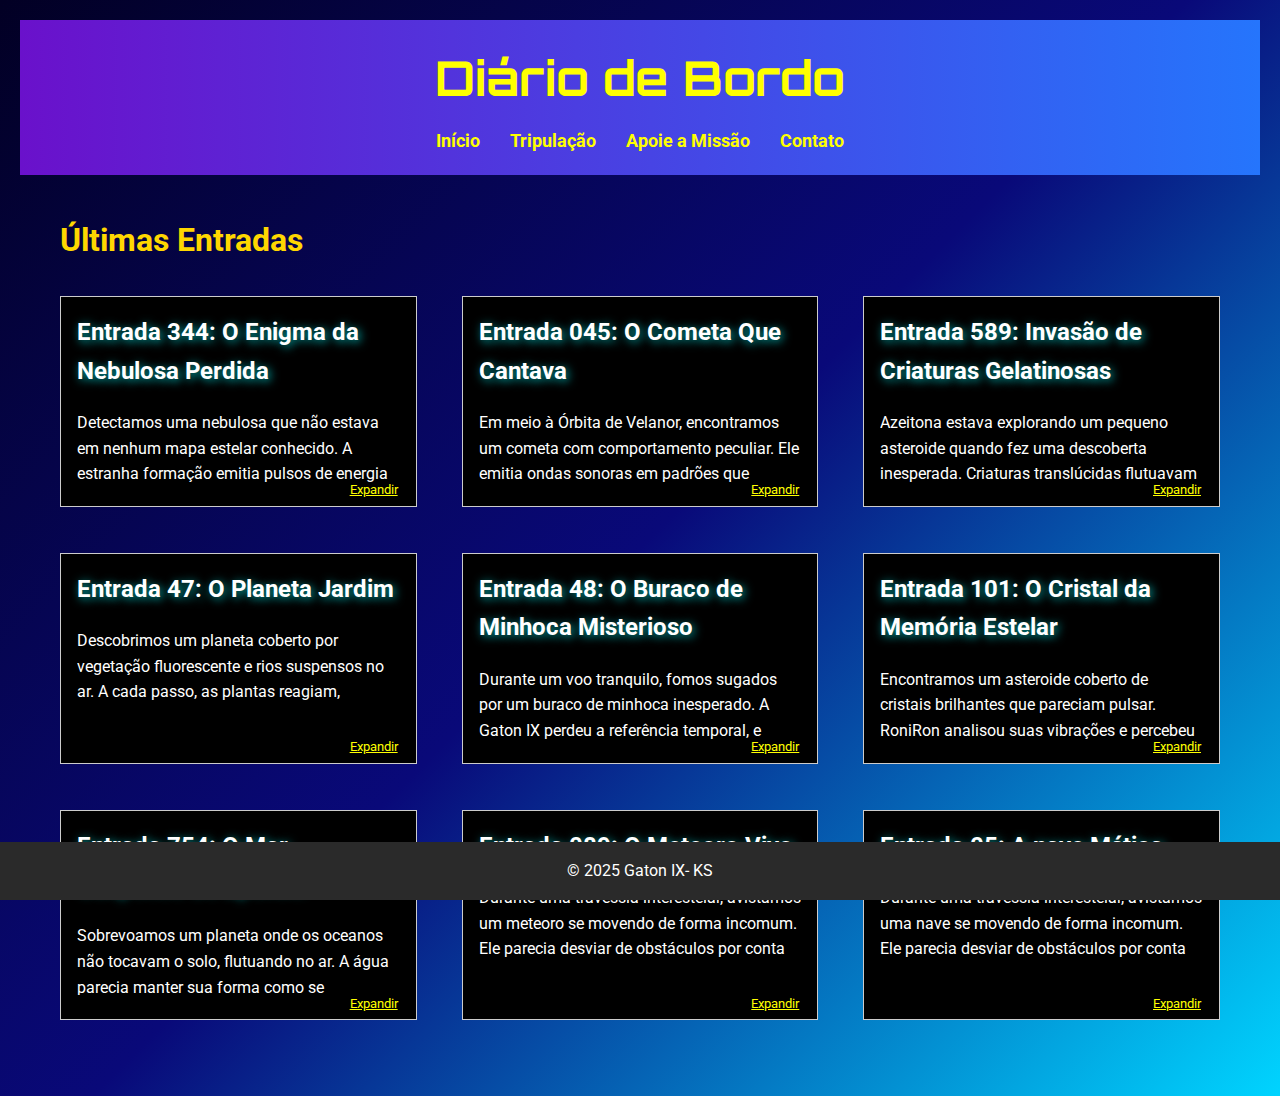
<file: diario.html>
<!DOCTYPE html>
<html lang="pt-BR">
<head>
  <meta charset="UTF-8" />
  <meta name="viewport" content="width=device-width, initial-scale=1.0" />
  <title>Diário de Bordo - Gaton IX</title>
  <link rel="stylesheet" href="css/style.css" />
</head>
<body>
  <div class="container">
    <header>
      <h1>Diário de Bordo</h1>
      <nav>
        <ul>
          <li><a href="index.html">Início</a></li>
          <li><a href="equipe.html">Tripulação</a></li>
          <li><a href="produtos.html">Apoie a Missão</a></li>
          <li><a href="formulario.html">Contato</a></li>
        </ul>
      </nav>
    </header>

    <main class="reveal">
      <section class="entry-header">
        <h2>Últimas Entradas</h2>
      </section>
    
      <section class="entry-container">
        <div class="entry-card">
          <h3>Entrada 344: O Enigma da Nebulosa Perdida</h3>
          <p>Detectamos uma nebulosa que não estava em nenhum mapa estelar conhecido.  
             A estranha formação emitia pulsos de energia que desestabilizavam nossos sensores.  
             Miau Zeta ordenou uma aproximação cautelosa enquanto RoniRon ajustava o sistema.  
             Aos poucos, conseguimos captar sinais misteriosos vindos de dentro da nebulosa.  
             Eram registros antigos, aparentemente deixados por uma civilização extinta.  
             Dona Fifi decifrou símbolos que pareciam indicar coordenadas desconhecidas.  
             Azeitona sugeriu uma missão futura para explorar profundamente o local.  
             A Gaton IX coletou fragmentos da poeira estelar para futuras análises.  
             Partimos com muitas perguntas e um sentimento de descoberta iminente.  
             Um dia, voltaremos para desvendar seus segredos.</p>
          <span class="expand-btn">Expandir</span>
        </div>
    
        <div class="entry-card">
          <h3>Entrada 045: O Cometa Que Cantava</h3>
          <p>Em meio à Órbita de Velanor, encontramos um cometa com comportamento peculiar.  
             Ele emitia ondas sonoras em padrões que lembravam uma melodia ancestral.  
             Scooby levou um susto ao ouvir o primeiro som e quase derrubou seus biscoitos.  
             Dona Fifi analisou a frequência e descobriu padrões de comunicação alienígena.  
             Será que o cometa estava transmitindo uma mensagem para algum planeta distante?  
             RoniRon ajustou os receptores da Gaton IX para capturar o sinal por completo.  
             Miau Zeta ordenou que gravássemos tudo para futuras interpretações.  
             Enquanto seguíamos viagem, o som do cometa ainda ecoava nos sistemas.  
             Sentimos que estávamos presenciando algo além da nossa compreensão.  
             Mais um mistério cósmico para nossa tripulação desvendar.</p>
          <span class="expand-btn">Expandir</span>
        </div>

        <div class="entry-card">
          <h3>Entrada 589: Invasão de Criaturas Gelatinosas</h3>
          <p>Azeitona estava explorando um pequeno asteroide quando fez uma descoberta inesperada.  
             Criaturas translúcidas flutuavam ao redor da nave, piscando em diferentes cores.  
             RoniRon ativou os escudos enquanto Miau Zeta tentava entender sua intenção.  
             Scooby tentou latir para eles, mas recebeu apenas pulsos luminosos em resposta.  
             Após ajustes nos sensores, percebemos que eram seres curiosos e não hostis.  
             Dona Fifi tentou estabelecer comunicação através de padrões de luz.  
             Conseguimos um contato inicial, descobrindo que absorviam informações via energia.  
             Em troca, compartilharam um método eficiente de propulsão gravitacional.  
             Partimos sabendo que havíamos encontrado uma espécie única no universo.  
             Essa missão nos ensinou que até seres desconhecidos podem ser aliados.</p>
          <span class="expand-btn">Expandir</span>
        </div>
    
        <div class="entry-card">
          <h3>Entrada 47: O Planeta Jardim</h3>
          <p>Descobrimos um planeta coberto por vegetação fluorescente e rios suspensos no ar.  
             A cada passo, as plantas reagiam, inclinando-se como se observassem nossa presença.  
             Dona Fifi ficou encantada com o perfume das flores e catalogou diversas espécies.  
             Azeitona encontrou frutos que brilhavam no escuro e pareciam ter propriedades nutritivas.  
             RoniRon analisou amostras e concluiu que a água era rica em minerais raros.  
             Miau Zeta ordenou que registrássemos todos os dados para futuras pesquisas.  
             Antes de partirmos, deixamos uma mensagem de respeito à natureza local.  
             O planeta parecia vivo e consciente, como se entendesse nossa missão.  
             Voltaremos um dia para explorar mais profundamente essa maravilha natural.  
             O cosmos nunca deixa de nos surpreender.</p>
          <span class="expand-btn">Expandir</span>
        </div>

        <div class="entry-card">
          <h3>Entrada 48: O Buraco de Minhoca Misterioso</h3>
          <p>Durante um voo tranquilo, fomos sugados por um buraco de minhoca inesperado.  
             A Gaton IX perdeu a referência temporal, e nossos sistemas entraram em modo de emergência.  
             Bola de Pelo lutou contra os controles enquanto tudo ao redor se distorcia.  
             Quando emergimos, estávamos diante de uma estrela nunca antes registrada.  
             Scooby farejou o ar e jurou que sentiu cheiro de chocolate cósmico.  
             Miau Zeta ordenou a análise imediata das coordenadas e das condições gravitacionais.  
             Azeitona percebeu que havia um fluxo energético incomum ao redor da estrela.  
             RoniRon mapeou dados, suspeitando que estávamos em um setor temporal instável.  
             Com cautela, coletamos informações antes de retornar à nossa rota original.  
             Essa viagem nos lembrou que o espaço sempre guarda segredos inesperados.</p>
          <span class="expand-btn">Expandir</span>
        </div>

        <div class="entry-card">
          <h3>Entrada 101: O Cristal da Memória Estelar</h3>
          <p>Encontramos um asteroide coberto de cristais brilhantes que pareciam pulsar.  
             RoniRon analisou suas vibrações e percebeu que armazenavam informações antigas.  
             Quando aproximamos um scanner, flashes de imagens começaram a aparecer.  
             Eram cenas de civilizações distantes, algumas que nunca havíamos encontrado.  
             Dona Fifi decifrou fragmentos de histórias gravadas nos cristais.  
             Miau Zeta ordenou que registrássemos tudo antes de prosseguir.  
             Azeitona coletou amostras para estudo aprofundado na nave.  
             Será que descobrimos uma espécie de biblioteca cósmica?  
             A Gaton IX deixou um marcador estelar para futuras explorações.  
             Voltaremos para desvendar mais sobre esses registros do universo.</p>
          <span class="expand-btn">Expandir</span>
        </div>

        <div class="entry-card">
          <h3>Entrada 754: O Mar Suspenso de Epsilon</h3>
          <p>Sobrevoamos um planeta onde os oceanos não tocavam o solo, flutuando no ar.  
             A água parecia manter sua forma como se obedecesse a uma força invisível.  
             Bola de Pelo tentou sobrevoar uma onda suspensa e quase perdeu o controle.  
             Scooby não gostou da ideia de nadar em um mar que não tocava o chão.  
             RoniRon coletou amostras e percebeu uma composição química incomum.  
             Dona Fifi sugeriu que fossem vestígios de tecnologia alienígena antiga.  
             Miau Zeta ordenou uma análise completa antes de seguirmos viagem.  
             O planeta parecia desafiar todas as leis conhecidas da física.  
             O cosmos sempre reserva descobertas inesperadas para quem ousa explorá-lo.  
             Marcamos as coordenadas para uma futura expedição.</p>
          <span class="expand-btn">Expandir</span>
        </div>

        <div class="entry-card">
          <h3>Entrada 089: O Meteoro Vivo</h3>
          <p>Durante uma travessia interestelar, avistamos um meteoro se movendo de forma incomum.  
             Ele parecia desviar de obstáculos por conta própria, como se tivesse consciência.  
             Miau Zeta ordenou que nos aproximássemos para uma análise detalhada.  
             Quando ativamos nossos sensores, o meteoro respondeu com uma vibração.  
             RoniRon ajustou os sistemas e captou sinais que pareciam comunicação básica.  
             Dona Fifi tentou interagir enviando padrões de luz e obteve resposta.  
             Azeitona sugeriu que o meteoro era uma forma de vida inteligente em estado primitivo.  
             Fomos os primeiros a fazer contato com ele, documentando nossa experiência.  
             O cosmos não deixa de surpreender com suas maravilhas e mistérios.</p>
          <span class="expand-btn">Expandir</span>
        </div>
        <div class="entry-card">
          <h3>Entrada 05: A nave Mśtica</h3>
          <p>Durante uma travessia interestelar, avistamos uma nave se movendo de forma incomum.  
             Ele parecia desviar de obstáculos por conta própria, como se tivesse consciência.  
             RoniRonse aproximou para uma análise detalhada.  
             Quando ativamos nossos sensores, o meteoro respondeu com uma vibração.  
             RoniRon ajustou os sistemas e captou sinais que pareciam comunicação básica.  
             Dali ele percebeu que tinha seres tentado uma comunicação, pois perceberam os feito que a equipe tinha 
            feito. O que tiramos disso foi uma amizade incrível que nos fez perceber o quanto essa missão é importante </p>
          <span class="expand-btn">Expandir</span>
        </div>
      </section>
    </main>
  </div>

  <footer>
    <p>&copy; 2025 Gaton IX- KS</p>
  </footer>
  
  <script>
    document.addEventListener('DOMContentLoaded', function() {
      const cards = document.querySelectorAll('.entry-card');

      cards.forEach(card => {
        const expandBtn = card.querySelector('.expand-btn');
        const p = card.querySelector('p');

        if (p.scrollHeight > p.clientHeight) {
          expandBtn.style.display = 'inline-block';
        } else {
          expandBtn.style.display = 'none';
        }

        // quando clica expandi o cardizinho
        expandBtn.addEventListener('click', function() {
          card.classList.toggle('expanded');
          if (card.classList.contains('expanded')) {
            expandBtn.textContent = 'Recolher';
          } else {
            expandBtn.textContent = 'Expandir';
          }
        });
      });
    });
  </script>
</body>
</html>
</file>
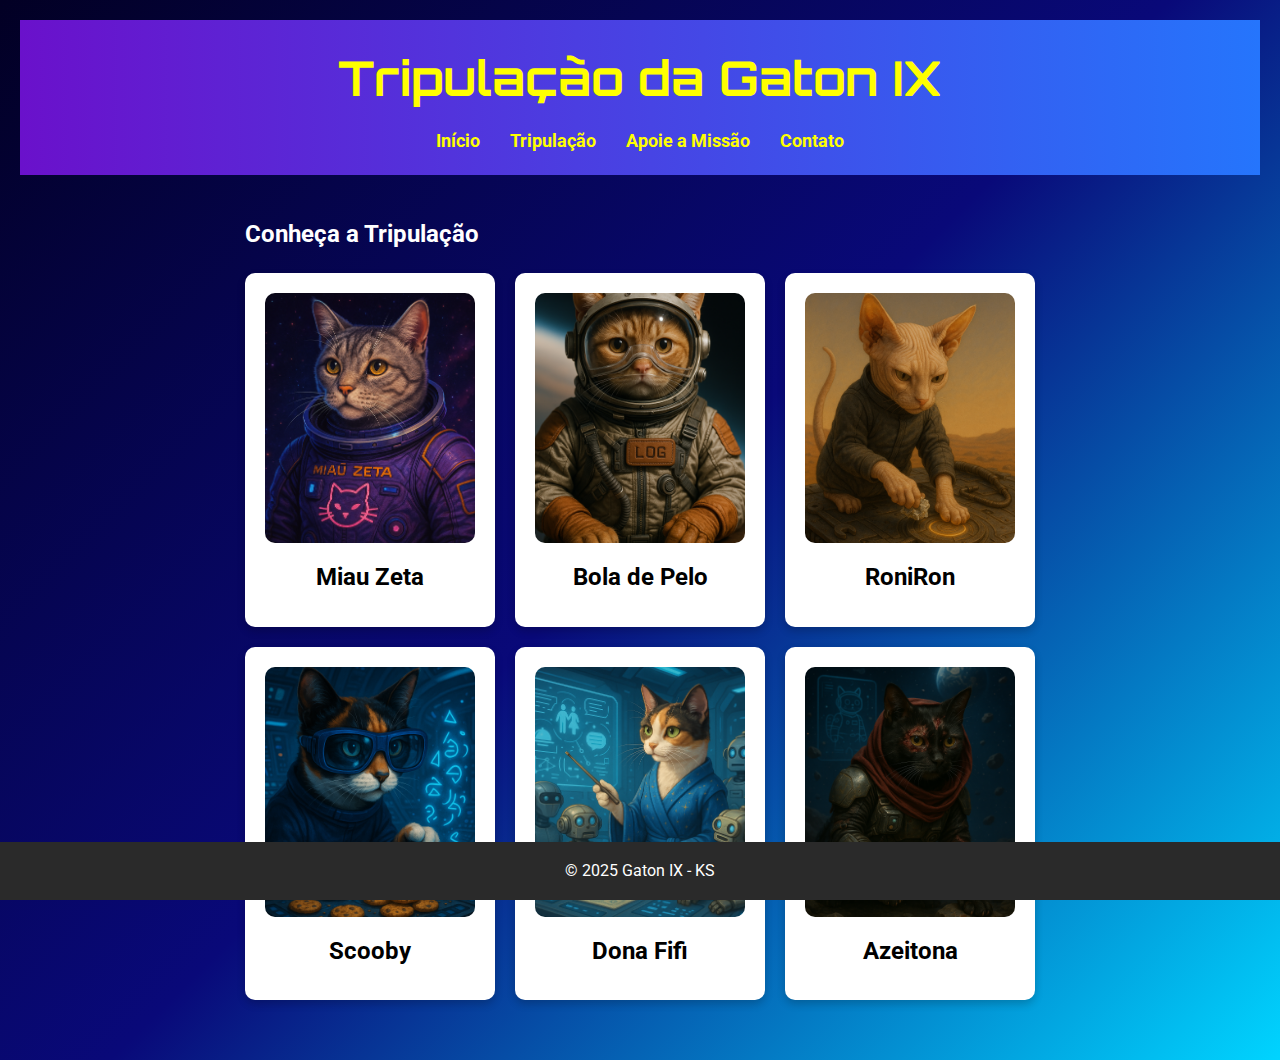
<file: equipe.html>
<!DOCTYPE html>
<html lang="pt-BR">
<head>
  <meta charset="UTF-8" />
  <meta name="viewport" content="width=device-width, initial-scale=1.0" />
  <title>Tripulação - Gaton IX</title>
  <link rel="stylesheet" href="css/style.css" />
</head>
<body>
  
  <header>
    <h1>Tripulação da Gaton IX</h1>
    <nav>
      <ul>
        <li><a href="index.html">Início</a></li>
        <li><a href="equipe.html">Tripulação</a></li>
        <li><a href="produtos.html">Apoie a Missão</a></li>
        <li><a href="formulario.html">Contato</a></li>
      </ul>
    </nav>
  </header>

  <main class="reveal">
    <h2>Conheça a Tripulação</h2>
    <div class="equipe-container">

      <!--Miau Zeta -->
      <div class="card tripulante" onclick="expandCard(this)">
        <img src="assets/Imagem/miauZeta.png" alt="Comandante Miau Zeta">
        <h3 class="tripulante-nome">Miau Zeta</h3>
        <div class="info">
          <p>Comandante felino, estrategista cósmico e mestre em negociação intergaláctica.</p>
        </div>
      </div>

      <!--Bola de Pelo -->
      <div class="card tripulante" onclick="expandCard(this)">
        <img src="assets/Imagem/Bola_de_Pelo.png" alt="Astropiloto Bola de Pelo">
        <h3 class="tripulante-nome">Bola de Pelo</h3>
        <div class="info">
          <p>Piloto com reflexos ultrarrápidos, capaz de desviar de meteoros sem perder a postura.</p>
        </div>
      </div>

      <!--Card RoniRon -->
      <div class="card tripulante" onclick="expandCard(this)">
        <img src="assets/Imagem/RoniRon.png" alt="Engenheiro RoniRon">
        <h3 class="tripulante-nome">RoniRon</h3>
        <div class="info">
          <p>Gênio da engenharia espacial, capaz de consertar qualquer falha com um toque de patinha.</p>
        </div>
      </div>

    </div>

    <div class="equipe-container">

      <!--Scooby -->
      <div class="card tripulante" onclick="expandCard(this)">
        <img src="assets/Imagem/Scooby.png" alt="Scooby">
        <h3 class="tripulante-nome">Scooby</h3>
        <div class="info">
          <p>Especialista em detectar sinais alienígenas e identificar possíveis ameaças cósmicas.</p>
        </div>
      </div>

      <!--Dona Fifi -->
      <div class="card tripulante" onclick="expandCard(this)">
        <img src="assets/Imagem/Dona_Fifi.png" alt="Dona Fifi">
        <h3 class="tripulante-nome">Dona Fifi</h3>
        <div class="info">
          <p>Diplomata intergaláctica, especialista em etiqueta e negociações com civilizações distantes.</p>
        </div>
      </div>

      <!--Azeitona -->
      <div class="card tripulante" onclick="expandCard(this)">
        <img src="assets/Imagem/Azeitona.png" alt="Azeitona">
        <h3 class="tripulante-nome">Azeitona</h3>
        <div class="info">
          <p>Exploradora de asteroides, determinada mesmo após seu acidente com as abelhas cósmicas.</p>
        </div>
      </div>

    </div>
  </main>

  <footer>
    <p>&copy; 2025 Gaton IX - KS</p>
  </footer>

  <script src="js/main.js"></script>
  <script>
    const cards = document.querySelectorAll('.card.tripulante');
  
    cards.forEach(card => {
      card.addEventListener('click', () => {
        card.classList.toggle('expand');
      });
    });
  </script>
</body>
</html>
</file>
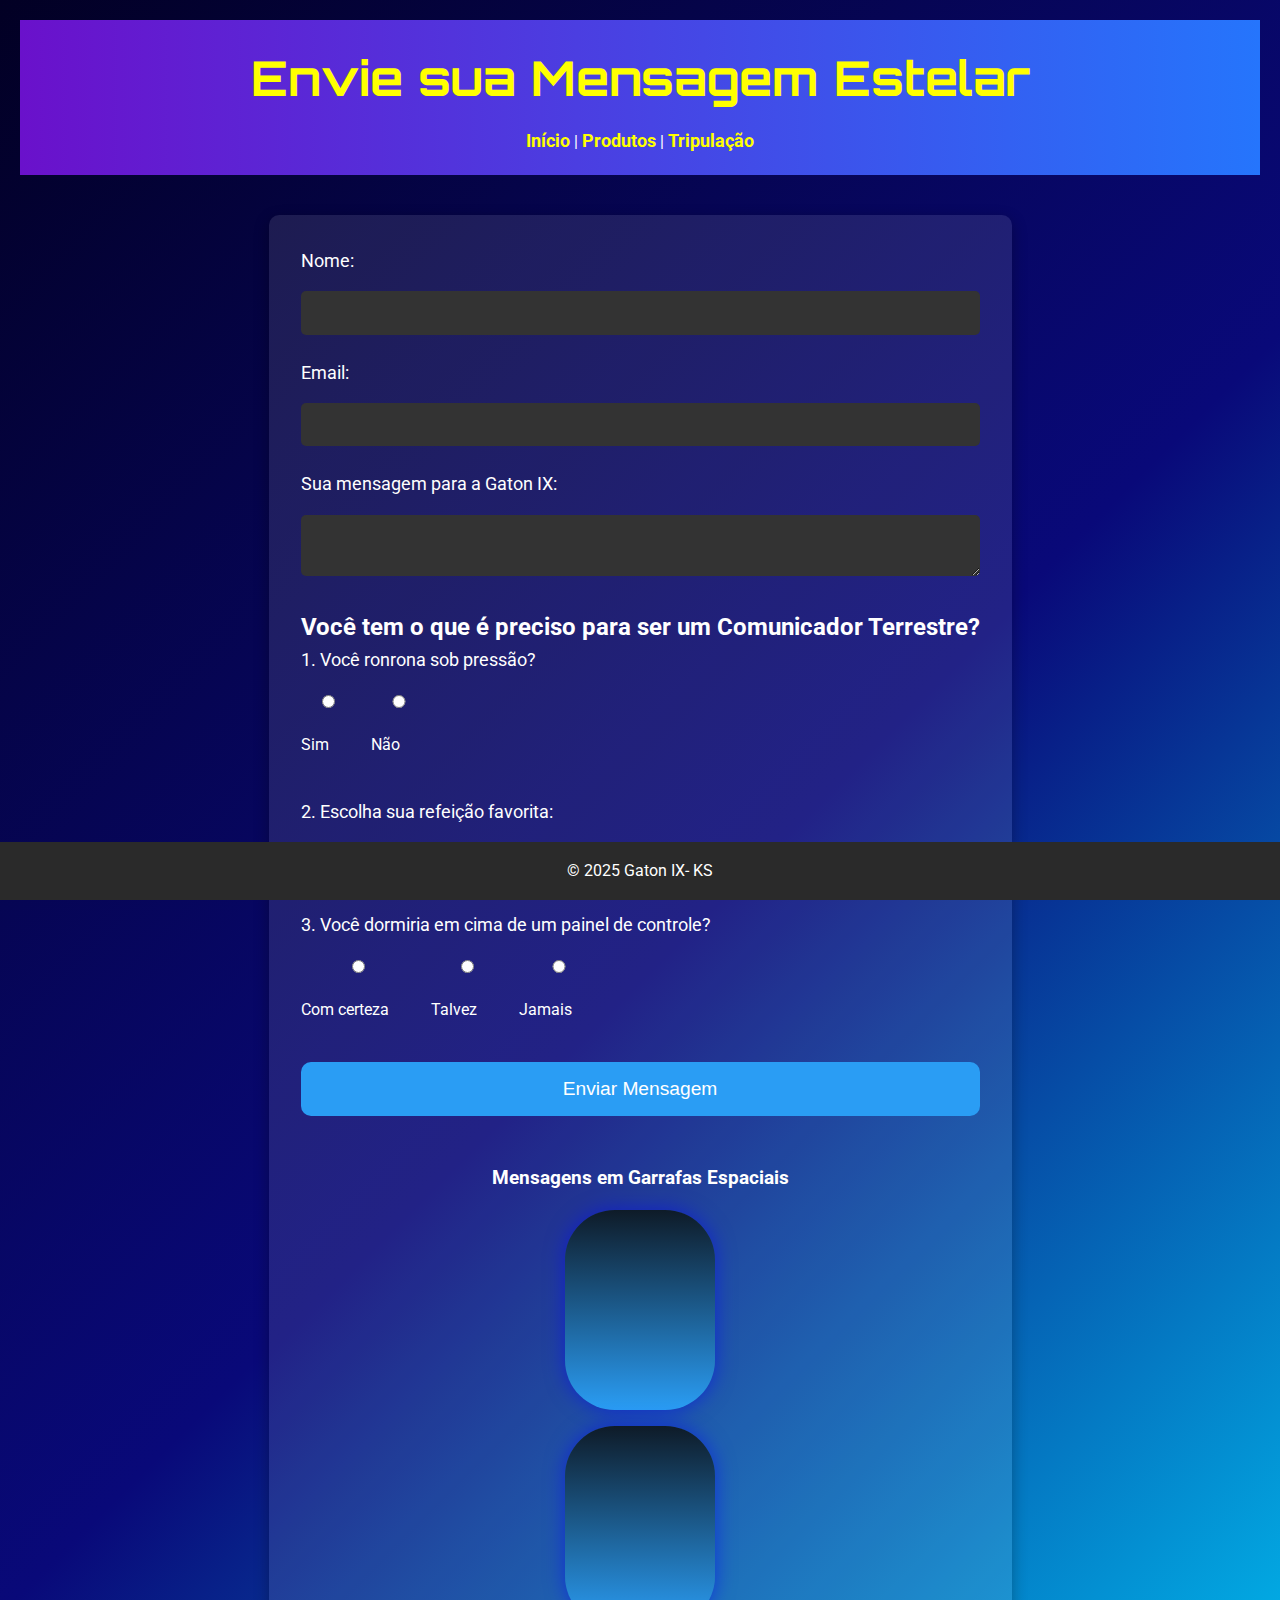
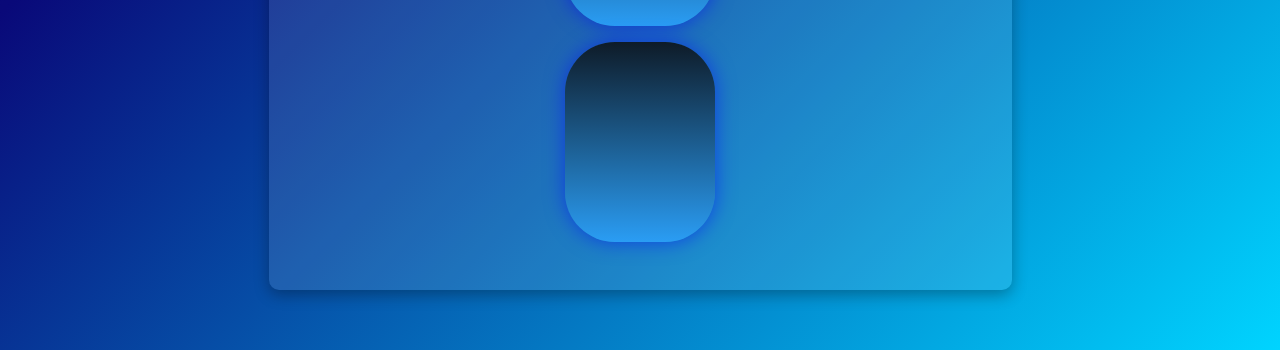
<file: formulario.html>
<!DOCTYPE html>
<html lang="pt-BR">
<head>
  <meta charset="UTF-8">
  <meta name="viewport" content="width=device-width, initial-scale=1.0">
  <title>Mensagem para Gaton IX</title>
  <link rel="stylesheet" href="css/style.css">
</head>
<body>
  <header>
    <h1>Envie sua Mensagem Estelar</h1>
    <nav>
      <a href="index.html">Início</a> |
      <a href="produtos.html">Produtos</a> |
      <a href="equipe.html">Tripulação</a>
    </nav>
  </header>

  <main>
    <section class="form-container">
      <form id="formContato" class="reveal">
        <label for="nome">Nome:</label>
        <input type="text" id="nome" name="nome" required>

        <label for="email">Email:</label>
        <input type="email" id="email" name="email" required>

        <label for="mensagem">Sua mensagem para a Gaton IX:</label>
        <textarea id="mensagem" name="mensagem" required></textarea>

        <h2>Você tem o que é preciso para ser um Comunicador Terrestre?</h2>

        <label>1. Você ronrona sob pressão?</label>
        <div class="radio-group">
          <label>
        <input type="radio" name="q1" value="sim" required> Sim
        </label>
        <label>
        <input type="radio" name="q1" value="não"> Não
        </div>

        <label>2. Escolha sua refeição favorita:</label>
        <select name="q2" required>
          <option value="">-- Escolha --</option>
          <option value="ração cósmica">Ração Cósmica</option>
          <option value="atuns intergalácticos">Atuns Intergalácticos</option>
          <option value="sopa de nebulosa">Sopa de Nebulosa</option>
        </select>

        <label>3. Você dormiria em cima de um painel de controle?</label>
<div class="radio-group">
  <label>
    <input type="radio" name="q3" value="com certeza" required> Com certeza
  </label>
  <label>
    <input type="radio" name="q3" value="talvez"> Talvez
  </label>
  <label>
    <input type="radio" name="q3" value="jamais"> Jamais
  </label>
</div>

<button type="submit">Enviar Mensagem</button>
      </form>

      <div id="retorno"></div>

      <!-- mensagens que flutua-->
      <div class="hologram-container">
        <h3>Mensagens em Garrafas Espaciais</h3>
        <div class="garrafa" id="garrafa1"></div>
        <div class="garrafa" id="garrafa2"></div>
        <div class="garrafa" id="garrafa3"></div>
      </div>
    </section>
  </main>

  <script src="js/formulario.js"></script>
  <footer>
    <p>&copy; 2025 Gaton IX- KS</p>
  </footer>
</body>
</html>
</file>
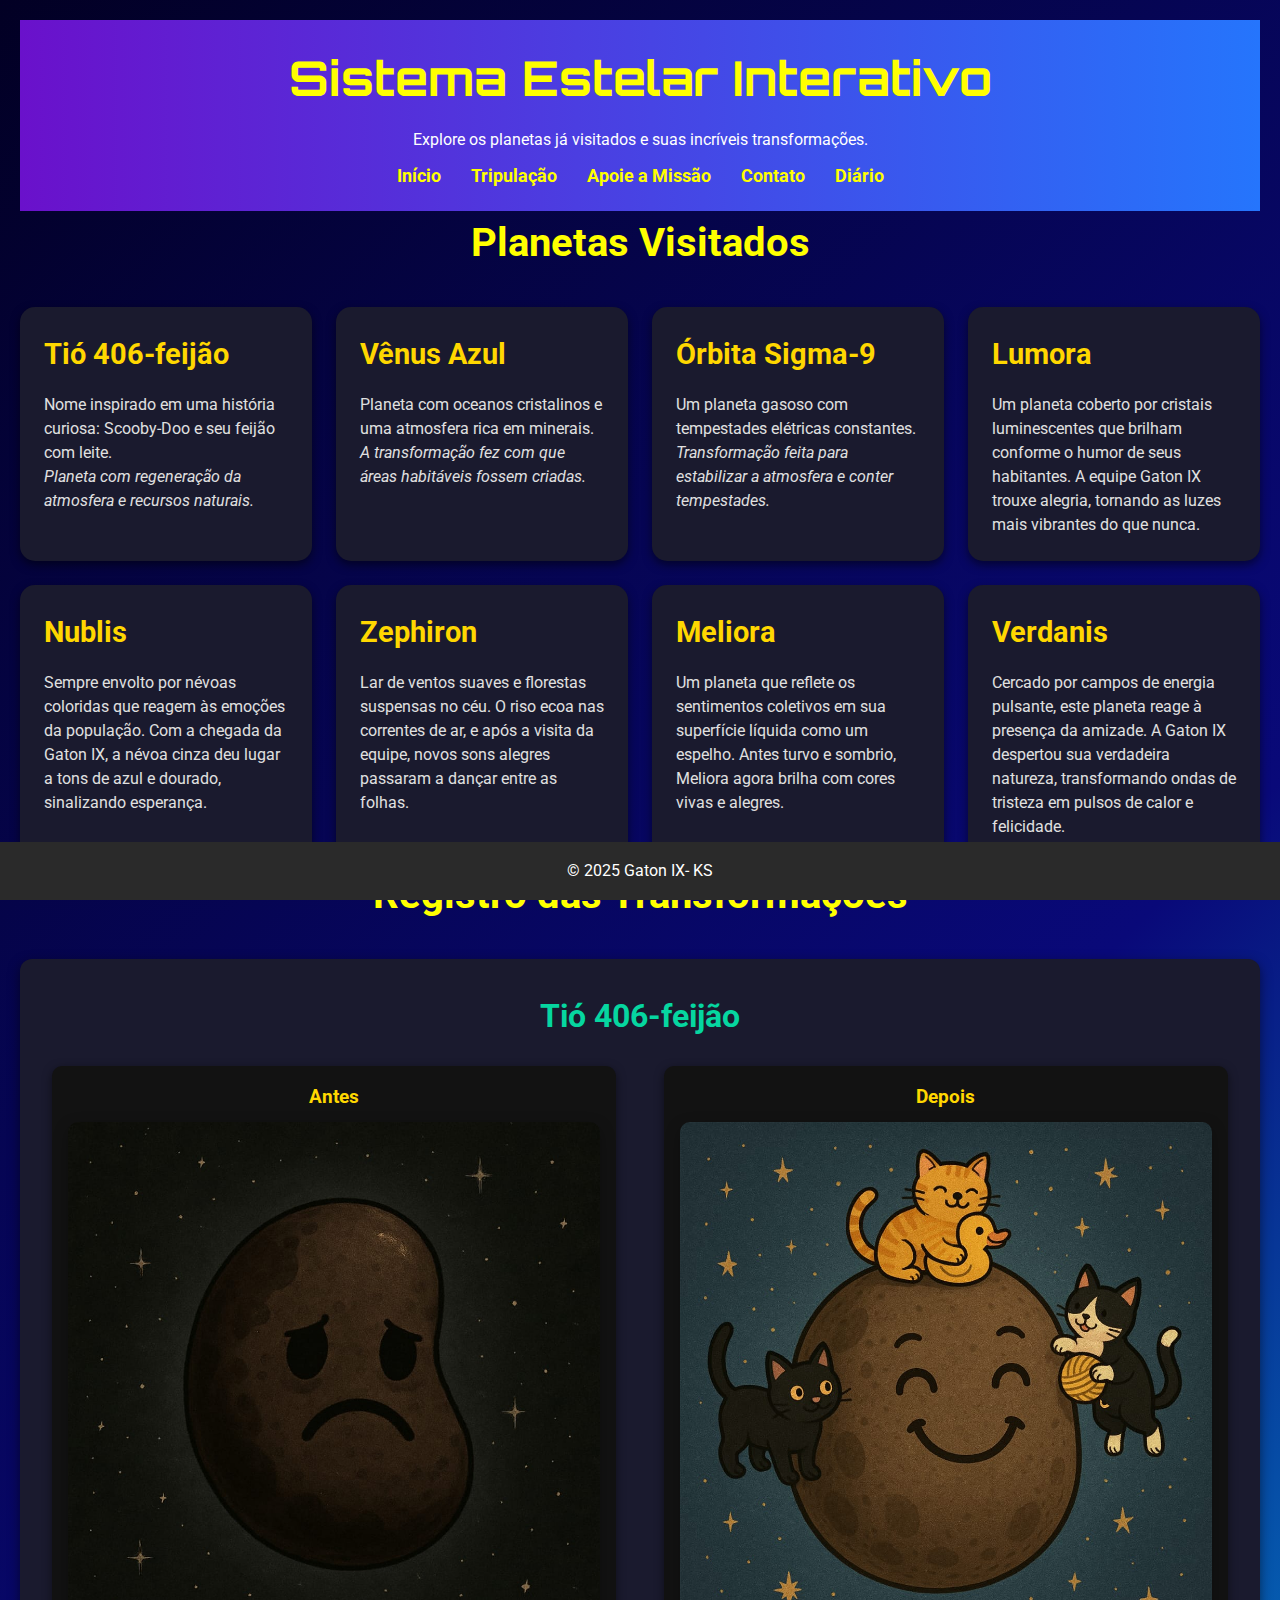
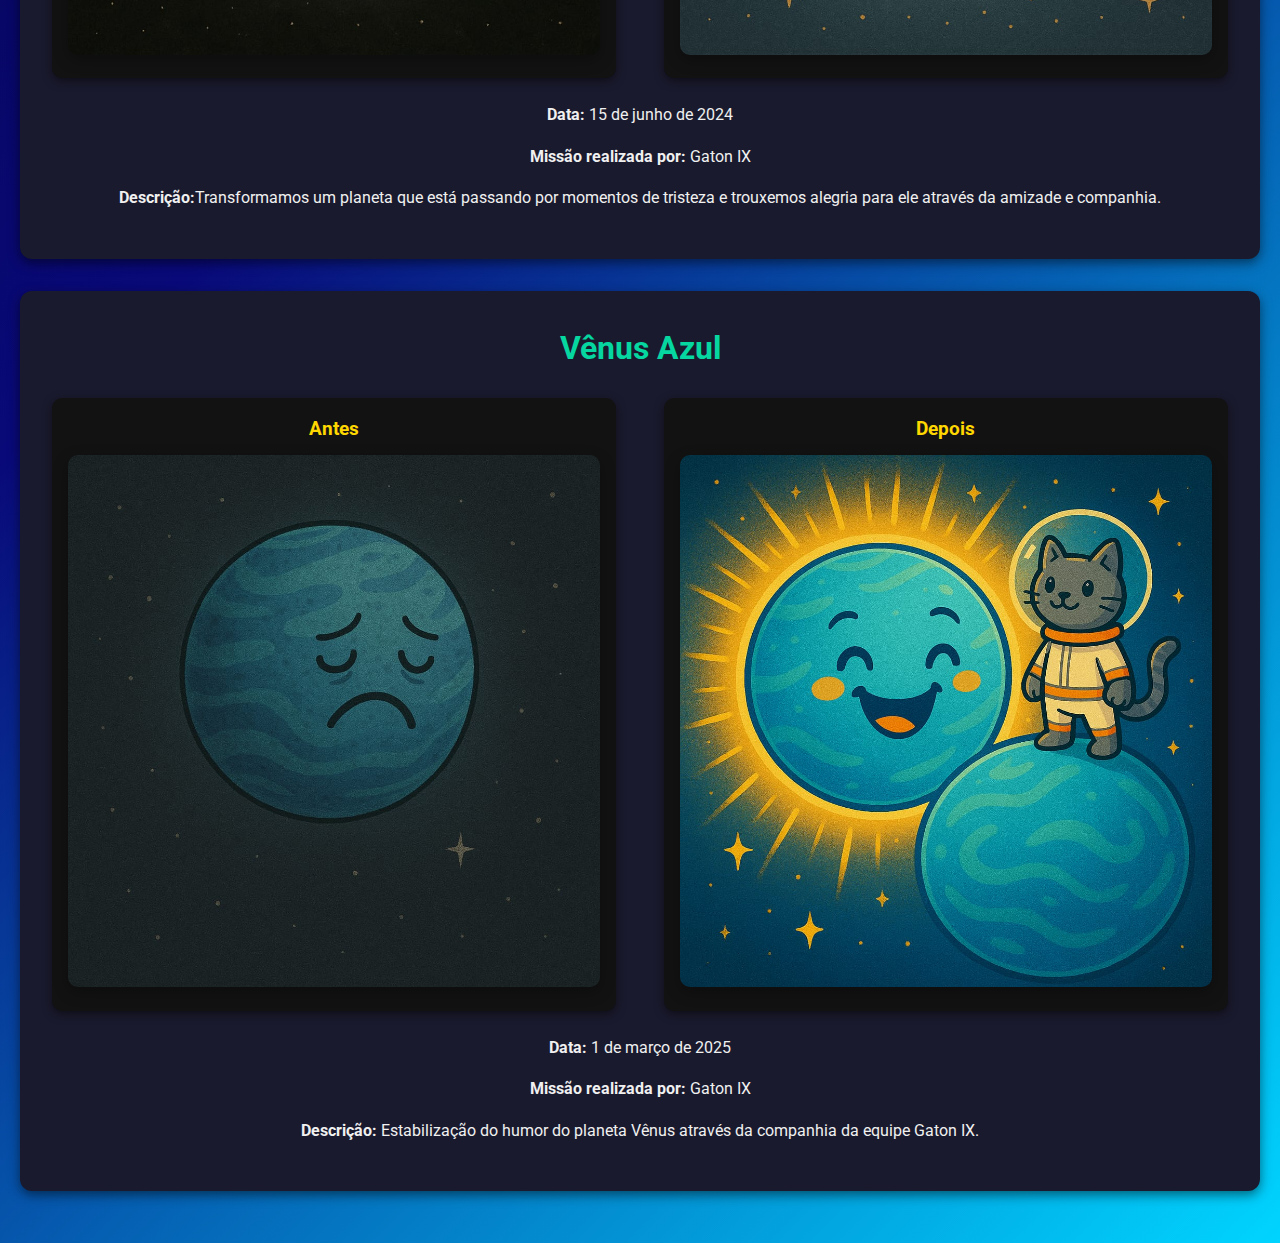
<file: planetas.html>
<!DOCTYPE html>
<html lang="pt-br">
<head>
  <meta charset="UTF-8" />
  <meta name="viewport" content="width=device-width, initial-scale=1" />
  <title>Sistema Estelar Interativo - Planetas & Transformações</title>
  <link rel="stylesheet" href="css/style.css" />
</head>
<body>

  <header>
    <div class="container">
      <h1>Sistema Estelar Interativo</h1>
      <p>Explore os planetas já visitados e suas incríveis transformações.</p>
    </div>
    <nav>
        <ul>
          <li><a href="index.html">Início</a></li>
          <li><a href="equipe.html">Tripulação</a></li>
          <li><a href="produtos.html">Apoie a Missão</a></li>
          <li><a href="formulario.html">Contato</a></li>
          <li><a href="diario.html">Diário</a></li> 
          
        </ul>
      </nav>
  </header>

  <!-- Planetas Visitados -->
  <section class="visited-planets container">
    <h2>Planetas Visitados</h2>
    <div class="planet-card-container">
      <div class="planet-card">
        <h3>Tió 406-feijão</h3>
        <p>Nome inspirado em uma história curiosa: Scooby-Doo e seu feijão com leite.</p>
        <p class="planet-info">Planeta com regeneração da atmosfera e recursos naturais.</p>
      </div>
      <div class="planet-card">
        <h3>Vênus Azul</h3>
        <p>Planeta com oceanos cristalinos e uma atmosfera rica em minerais.</p>
        <p class="planet-info">A transformação fez com que áreas habitáveis fossem criadas.</p>
      </div>
      <div class="planet-card">
        <h3>Órbita Sigma-9</h3>
        <p>Um planeta gasoso com tempestades elétricas constantes.</p>
        <p class="planet-info">Transformação feita para estabilizar a atmosfera e conter tempestades.</p>
      </div>
    
    <div class="planet-card">
      <h3>Lumora</h3>
      <p>Um planeta coberto por cristais luminescentes que brilham conforme o humor de seus habitantes. A equipe Gaton IX trouxe alegria, tornando as luzes mais vibrantes do que nunca.</p>
      <p class="planet-info"></p>
    </div>
    <div class="planet-card">
      <h3>Nublis</h3>
      <p>Sempre envolto por névoas coloridas que reagem às emoções da população. Com a chegada da Gaton IX, a névoa cinza deu lugar a tons de azul e dourado, sinalizando esperança.</p>
      <p class="planet-info"></p>
    </div>
    <div class="planet-card">
      <h3>Zephiron</h3>
      <p> Lar de ventos suaves e florestas suspensas no céu. O riso ecoa nas correntes de ar, e após a visita da equipe, novos sons alegres passaram a dançar entre as folhas.</p>
      <p class="planet-info"></p>
    </div>
    <div class="planet-card">
      <h3>Meliora</h3>
      <p>  Um planeta que reflete os sentimentos coletivos em sua superfície líquida como um espelho. Antes turvo e sombrio, Meliora agora brilha com cores vivas e alegres.</p>
      <p class="planet-info"></p>
    </div>
    <div class="planet-card">
      <h3>Verdanis</h3>
      <p> Cercado por campos de energia pulsante, este planeta reage à presença da amizade. A Gaton IX despertou sua verdadeira natureza, transformando ondas de tristeza em pulsos de calor e felicidade.</p>
      <p class="planet-info"></p>
    </div>

  </div>
  </section>

  <!--  Registro Transformações -->
  <section class="transformation-record container">
    <h2>Registro das Transformações</h2>

    <div class="transformation-card">
      <h3>Tió 406-feijão</h3>
      <div class="images">
        <div class="img-wrapper">
          <h4>Antes</h4>
          <img src="assets/Imagem/feijão.jpeg" alt="Planeta Tió 406 antes da transformação" />
        </div>
        <div class="img-wrapper">
          <h4>Depois</h4>
          <img src="assets/Imagem/feijão_depois.jpeg" alt="Planeta Tió 406 depois da transformação" />
        </div>
      </div>
      <p><strong>Data:</strong> 15 de junho de 2024</p>
      <p><strong>Missão realizada por:</strong> Gaton IX</p>
      <p><strong>Descrição:</strong>Transformamos um planeta que está passando por momentos de tristeza e trouxemos alegria para ele através da amizade e companhia.</p>
    </div>

    <div class="transformation-card">
      <h3>Vênus Azul</h3>
      <div class="images">
        <div class="img-wrapper">
          <h4>Antes</h4>
          <img src="assets/Imagem/vênus.jpeg" alt="Vênus Azul antes da transformação" />
        </div>
        <div class="img-wrapper">
          <h4>Depois</h4>
          <img src="assets/Imagem/vênus_depois.jpeg" alt="Vênus Azul depois da transformação" />
        </div>
      </div>
      <p><strong>Data:</strong> 1 de março de 2025</p>
      <p><strong>Missão realizada por:</strong> Gaton IX</p>
      <p><strong>Descrição:</strong> Estabilização do humor do planeta Vênus através da companhia da equipe Gaton IX.</p>
    </div>
  </section>
  
  <footer>
    <div class="container">
      <p>&copy; 2025 Gaton IX- KS</p>
    </div>
  </footer>

</body>
</html>
</file>
<file: css/style.css>
/* Importação das fontes externas */
@import url('https://fonts.googleapis.com/css2?family=Roboto:wght@400;500;700&display=swap');
@import url('https://fonts.googleapis.com/css2?family=Orbitron:wght@400;700&display=swap');

* {
  margin: 0;
  padding: 0;
  box-sizing: border-box;
}
html, body {
  margin: 0;
  padding: 0;
  width: 100%;
  overflow-x: hidden; /* isso evita vazamento lateral */
}
/* Corpo */
body {
  font-family: 'Roboto', sans-serif;
  background: linear-gradient(135deg, #020024, #090979, #00d4ff);
  color: #fff;
  line-height: 1.6;
  padding: 20px;
  overflow-x: hidden;
  position: relative;
  min-height: 100vh;
  display: flex;
  flex-direction: column;
}

header {
  background: linear-gradient(90deg, #6a11cb, #2575fc);
  color: #fff;
  padding: 20px 0;
  text-align: center;
  width: 100%;
  position: relative;
  z-index: 1000;
}



header h1 {
  font-family: 'Orbitron', sans-serif; 
  font-size: 3em;
  color: yellow;
  font-weight: 700;
  margin-bottom: 10px;
  animation: colorShift 3s infinite alternate; 
}

@keyframes colorShift {
  0% { color: #ffe600; }
  50% { color: #ff0080; }
  100% { color: #33ccff; }
}

nav ul {
  list-style: none;
  display: flex;
  justify-content: center;
  gap: 30px;
  margin-top: 10px;
}

nav a {
  color: yellow;
  text-decoration: none;
  font-weight: bold;
  font-size: 1.1em;
  transition: color 0.3s ease, transform 0.3s ease;
}

nav a:hover {
  color: #ffffff;
  text-shadow: 0 0 5px #ff00cc;
  transform: scale(1.1); 
}

/* Fundo com galeria de fotos =>slider */
#gallery-background {
  position: relative;
  width: 100%;
  height: 100vh;
  overflow: hidden;
}

#gallery-background .slide {
  position: absolute;
  width: 100%;
  height: 100%;
  display: none;
  object-fit: cover;
}

#gallery-background .slide img {
  width: 100%;
  height: 100%;
  object-fit: cover;
}

.overlay-text {
  position: absolute;
  top: 50%;
  left: 50%;
  transform: translate(-50%, -50%);
  text-align: center;
  color: #ffe600;
}

.overlay-text h1 {
  font-family: 'Orbitron', sans-serif;
  font-size: 4em;
  font-weight: 700;
}

.overlay-text p {
  font-size: 1.5em;
  margin-top: 20px;
  color: yellow;
}

footer {
  background-color: #2a2a2a;
  color: #fff;
  padding: 20px 0;
  text-align: center;
  position: fixed;
  bottom: 0;
  left: 0;
  width: 100vw; /* largura total da viewport */
  box-sizing: border-box;
  z-index: 1000;
}
@media (max-width: 600px) {
  #gallery-background {
    height: 60vh;            
  }
}

/* Responsividade para telas menores */
@media (max-width: 768px) {
  header h1 {
    font-size: 2.5em;
  }

  nav a {
    font-size: 1em;
  }

  .overlay-text h1 {
    font-size: 3em;
  }

  .overlay-text p {
    font-size: 1.2em;
  }
}

@media (max-width: 480px) {
  header h1 {
    font-size: 2em;
  }

  nav a {
    font-size: 0.9em;
  }

  .overlay-text h1 {
    font-size: 2.5em;
  }

  .overlay-text p {
    font-size: 1em;
  }
}
main {
  padding: 40px;
}

/*equipe.html=>*/


.equipe-container {
  display: flex;
  flex-wrap: wrap;
  gap: 20px;
  justify-content: center;
  margin-top: 20px;
}

.card.tripulante {
  background: #fff;
  color: #000;
  border-radius: 10px;
  box-shadow: 0 4px 8px rgba(0,0,0,0.2);
  width: 250px;
  padding: 20px;
  cursor: pointer;
  transition: transform 0.3s ease;
  display: flex;
  flex-direction: column;
  align-items: center;
}

.card.tripulante:hover {
  transform: scale(1.05);
}


.card.tripulante img {
  width: 100%;
  height: 250px;
  object-fit: cover;
  border-radius: 10px;
}


.card.tripulante h3 {
  margin-top: 15px;
  font-size: 1.5em;
}


.card.tripulante .info {
  max-height: 0;
  overflow: hidden;
  opacity: 0;
  transition: max-height 0.5s ease, opacity 0.5s ease;
  width: 100%;
  margin-top: 10px;
}


.card.tripulante.expand .info {
  max-height: 500px;
  opacity: 1;
  background-color: #f9f9f9;
  padding: 10px;
  border-radius: 5px;
}

/* Responsividade */
@media (max-width: 768px) {
  .card.tripulante {
    width: 45%;
  }
}

@media (max-width: 480px) {
  .card.tripulante {
    width: 90%;
  }
}


/* Responsividade */
@media (max-width: 768px) {
  .card {
    width: 45%; 
  }
}

@media (max-width: 480px) {
  .card {
    width: 90%; 
  }
}


/* entradas do diário) */

main {
  max-width: 1200px;
  margin: 40px auto;
  padding: 0 20px;
}

.reveal {
  opacity: 0;
  animation: reveal 1.5s forwards;
}

@keyframes reveal {
  to {
    opacity: 1;
  }
}


.entry-header h2 {
  font-size: 2rem;
  margin-bottom: 20px;
  color: #ffd700;
}

.entry-container {
  display: flex;
  flex-wrap: wrap;
  justify-content: space-between;
  gap: 30px;
  margin-top: 30px;
}


.entry-card {
  border: 1px solid #ccc;
  padding: 1em;
  margin-bottom: 1em;
  background: black;
  position: relative;
  transition: transform 0.3s ease, box-shadow 0.3s ease;
  width: calc(33.33% - 30px); /* padrão: 3 por linha */
}


.entry-card h3 {
  font-size: 24px;
  margin-bottom: 20px;
  text-shadow: 2px 2px 10px rgba(0, 255, 255, 0.7);
}

.entry-card p {
  max-height: 4.5em; 
  overflow: hidden;
  transition: max-height 0.3s ease;
  white-space: normal;
  margin-bottom: 0.5em;
}


.entry-card.expanded p {
  max-height: none;
}

.entry-card.expanded {
  transform: scale(1.05);
}

.expand-btn {
  display: block;
  margin-top: 10px;
  color: yellow;
  font-size: 0.8rem;
  cursor: pointer;
  text-decoration: underline;
  transition: color 0.3s ease;
  position: absolute;
  bottom: 5px;
  right: 18px;
  
}


.entry-card:hover {
  transform: scale(1.05);
  box-shadow: 0 6px 15px rgba(0, 255, 255, 0.5);
}

.entry-card:hover .expand-btn {
  color: #00ccff;
  font-size: 1.1rem;
}

/* Responsividade */
@media (max-width: 1024px) {
  .entry-card {
    width: calc(50% - 20px); 
  }
}

@media (max-width: 768px) {
  .entry-card {
    width: calc(50% - 20px); 
  }
}

@media (max-width: 480px) {
  .entry-card {
    width: 100%; 
  }
}


/*parte dos produtos*/

.produtos-container {
  display: grid;
  grid-template-columns: repeat(3, 1fr); 
  gap: 30px;
  padding: 2rem;
}

@media (max-width: 1200px) {
  .produtos-container {
    grid-template-columns: repeat(2, 1fr); 
  }
}

@media (max-width: 768px) {
  .produtos-container {
    grid-template-columns: 1fr; 
  }
}

.produto-card {
  background-color: #fff;
  border-radius: 10px;
  box-shadow: 0 4px 8px rgba(0, 0, 0, 0.1);
  padding: 1.5rem;
  text-align: center;
}

.produto-img img {
  max-width: 100%;
  height: auto;
  border-radius: 10px;
}

.produto-card h3 {
  font-size: 1.5rem;
  margin: 1rem 0;
  color: #000;
}

.produto-card p {
  font-size: 1rem;
  color: #666;
  margin-bottom: 1.5rem;
}

.comprar-btn {
  background-color: #2a9df4;
  color: #fff;
  border: none;
  padding: 0.8rem 2rem;
  font-size: 1.1rem;
  border-radius: 5px;
  cursor: pointer;
  transition: background-color 0.3s ease;
}

.comprar-btn:hover {
  background-color: #1e8bb8;
}

.pix-info {
  position: fixed;
  top: 50%;
  left: 50%;
  transform: translate(-50%, -50%);
  background-color: #fff;
  padding: 2rem;
  box-shadow: 0 4px 12px rgba(0, 0, 0, 0.2);
  border-radius: 10px;
  display: none;
  text-align: center;
  z-index: 1000;
}

.pix-info h2 {
  font-size: 2rem;
  margin-bottom: 1rem;
}

#pix-qrcode {
  display: flex;
  justify-content: center;
  margin: 20px 0;
}

#informacao-pix {
  font-size: 1.1rem;
  color: #666;
}

.pix-info button {
  background-color: #f44336;
  color: #fff;
  border: none;
  padding: 0.8rem 2rem;
  font-size: 1.1rem;
  border-radius: 5px;
  cursor: pointer;
  transition: background-color 0.3s ease;
}

.pix-info button:hover {
  background-color: #d32f2f;
}

footer {
  background-color: #2a2a2a;
  color: #fff;
  padding: 1rem;
  text-align: center;
  margin-top: 3rem;
}


/* Responsividade */
@media (max-width: 1200px) {
  .produtos-container {
    grid-template-columns: repeat(2, 1fr); 
  }
}

@media (max-width: 768px) {
  .produtos-container {
    grid-template-columns: 1fr; 
  }
}

@media (max-width: 480px) {
  .comprar-btn {
    font-size: 1rem;
    padding: 0.6rem 1.5rem;
  }
}

/* formulário */
.form-container {
  max-width: 800px;
  margin: 0 auto;
  background: rgba(255, 255, 255, 0.1);
  padding: 2rem;
  border-radius: 10px;
  box-shadow: 0 5px 15px rgba(0, 0, 0, 0.3);
  animation: fadeIn 1.5s ease-in-out;
}

form label {
  font-size: 1.1rem;
  margin-bottom: 1rem;
  display: block;
  color: #fff;
}
form input[type="radio"] {
  margin-right: 10px; 
}
.radio-group {
  display: flex;
  flex-direction: row;
  gap: 15px; 
  margin-bottom: 1.5rem; 
}

.radio-group label {
  font-size: 1rem;
  color: #fff;
}

form select {
  width: 100%;
  padding: 0.8rem;
  margin-bottom: 1.5rem;
  background: #333;
  border-radius: 5px;
  color: #fff;
  font-size: 1rem;
}

form input[type="text"],
form input[type="email"],
form textarea {
  width: 100%;
  padding: 0.8rem;
  margin-bottom: 1.5rem;
  background: #333;
  border: none;
  border-radius: 5px;
  color: #fff;
  font-size: 1rem;
}

form input, form select, form textarea {
  width: 100%;
  padding: 0.8rem;
  margin-bottom: 1.5rem;
  background: #333;
  border: none;
  border-radius: 5px;
  color: #fff;
  font-size: 1rem;
}

form button {
  width: 100%;
  padding: 1rem 2rem;
  background-color: #2a9df4;
  color: white;
  border: none;
  font-size: 1.2rem;
  cursor: pointer;
  border-radius: 10px;
  transition: background-color 0.3s ease;
}

form button:hover {
  background-color: #1e8bb8;
}

.reveal {
  opacity: 1;
  animation: reveal 0.5s forwards; 
}

@keyframes fadeIn {
  0% { opacity: 0; }
  100% { opacity: 1; }
}

/* Hologramas das mensagens das garrafas */
.hologram-container {
  margin-top: 3rem;
  text-align: center;
}
.holograma {
  color: #fff;
  font-size: 14px;
  font-weight: bold;
  line-height: 1.3;
  font-family: 'Courier New', monospace;
  text-shadow: 0 0 5px #00f, 0 0 10px #0ff;
}

.garrafa {
  width: 150px;
  height: 200px;
  margin: 1rem auto;
  background: linear-gradient(to top, #2a9df4, #0e1b28);
  border-radius: 50px;
  box-shadow: 0 0 20px rgba(0, 0, 255, 0.5);
  position: relative;
  animation: float 2s ease-in-out infinite alternate;
  display: flex;
  align-items: center;
  justify-content: center;
  text-align: center;
  padding: 10px;
  overflow: hidden;
}

.garrafa::before {
  content: "";
  position: absolute;
  top: -15px;
  left: 50%;
  transform: translateX(-50%);
  width: 40px;
  height: 15px;
  background: rgba(255, 255, 255, 0.4);
  border-radius: 50%;
}

.garrafa:hover {
  box-shadow: 0 0 25px rgba(0, 0, 255, 1);
}

.garrafa::after {
  position: absolute;
  top: 50%;
  left: 50%;
  transform: translate(-50%, -50%);
  color: #fff;
  font-size: 1.2rem;
  font-weight: bold;
}

@keyframes float {
  0% {
    transform: translateY(0);
  }
  100% {
    transform: translateY(-20px);
  }
}


/* Planetas Visitados */
.visited-planets h2 {
  color: yellow;
  text-align: center;
  font-size: 2.5rem;
  margin-bottom: 2rem;
}

.planet-card-container {
  display: grid;
  grid-template-columns: repeat(auto-fill, minmax(280px, 1fr));
  gap: 1.5rem;
}

.planet-card {
  background: #1a1a2e;
  padding: 1.5rem;
  border-radius: 15px;
  box-shadow: 0 4px 10px rgba(0, 0, 0, 0.5);
  transition: transform 0.3s ease-in-out, box-shadow 0.3s ease-in-out;
}

.planet-card:hover {
  transform: translateY(-10px);
  box-shadow: 0 5px 20px rgba(255, 215, 0, 0.7);
}

.planet-card h3 {
  color: #ffd700;
  font-size: 1.8rem;
  margin-bottom: 1rem;
}

.planet-card p {
  color: #e0e0e0;
  font-size: 1rem;
  line-height: 1.5;
}

.planet-info {
  font-style: italic;
  color: #a8a8a8;
}


/* Registro das Transformações */
.transformation-record h2 {
  color: yellow;
  text-align: center;
  font-size: 2.5rem;
  margin-bottom: 2rem;
}

.transformation-card {
  background: #1a1a2e;
  padding: 2rem;
  border-radius: 12px;
  margin-bottom: 2rem;
  box-shadow: 0 4px 12px rgba(0, 0, 0, 0.5);
}

.transformation-card h3 {
  color: #06d6a0;
  font-size: 2rem;
  margin-bottom: 1.5rem;
  text-align: center;
}

.transformation-card p {
  color: #f0f0f0;
  margin-bottom: 1rem;
  text-align: center;
}

.images {
  display: flex;
  justify-content: space-between;
  gap: 2rem;
  margin-bottom: 1.5rem;
}

.img-wrapper {
  background: #121212;
  padding: 1rem;
  border-radius: 10px;
  box-shadow: 0 3px 10px rgba(0, 0, 0, 0.5);
  width: 48%;
}

.img-wrapper h4 {
  color: #ffd700;
  font-size: 1.2rem;
  margin-bottom: 0.6rem;
  text-align: center;
}

.img-wrapper img {
  width: 100%;
  height: auto;
  border-radius: 10px;
  box-shadow: 0 5px 15px rgba(0, 0, 0, 0.3);
  transition: transform 0.3s ease-in-out;
}

.img-wrapper img:hover {
  transform: scale(1.05);
}



/* Responsividade */

@media (max-width: 1200px) {
  .produtos-container {
    grid-template-columns: repeat(2, 1fr);
  }
}

@media (max-width: 1024px) {
  header h1 {
    font-size: 2.5em;
  }

  nav ul {
    gap: 20px;
  }

  .overlay-text h1 {
    font-size: 3em;
  }

  .overlay-text p {
    font-size: 1.3em;
  }

  .entry-card {
    width: calc(50% - 20px);
  }

  .produtos-container {
    grid-template-columns: repeat(2, 1fr);
  }

  .planet-card-container {
    grid-template-columns: repeat(2, 1fr);
  }
}

@media (max-width: 768px) {
  header h1 {
    font-size: 2em;
  }

  nav ul {
    flex-wrap: wrap;
    gap: 15px;
  }

  nav a {
    font-size: 0.95em;
  }

  .overlay-text h1 {
    font-size: 2.5em;
  }

  .overlay-text p {
    font-size: 1.1em;
  }

  .card.tripulante {
    width: 45%;
  }

  .entry-card {
    width: calc(50% - 20px);
  }

  .produtos-container {
    grid-template-columns: 1fr;
  }

  .planet-card-container {
    grid-template-columns: 1fr;
  }

  .images {
    flex-direction: column;
  }

  .img-wrapper {
    width: 100%;
  }

  .form-container {
    padding: 1.5rem;
  }

  #gallery-background {
    height: 60vh;
  }
}

@media (max-width: 480px) {
  header h1 {
    font-size: 1.5em;
  }

  nav ul {
    flex-wrap: wrap;
    gap: 10px;
  }

  nav a {
    font-size: 0.9em;
  }

  .overlay-text h1 {
    font-size: 2em;
  }

  .overlay-text p {
    font-size: 1em;
  }

  .card.tripulante {
    width: 90%;
  }

  .entry-card {
    width: 100%;
  }

  .produto-card {
    padding: 1rem;
  }

  .comprar-btn {
    font-size: 1rem;
    padding: 0.6rem 1.5rem;
  }

  .planet-card-container {
    grid-template-columns: 1fr;
  }

  #gallery-background {
    height: 50vh;
  }

  .form-container {
    padding: 1rem;
  }

  footer p {
    font-size: 0.9rem;
  }
}
</file>
